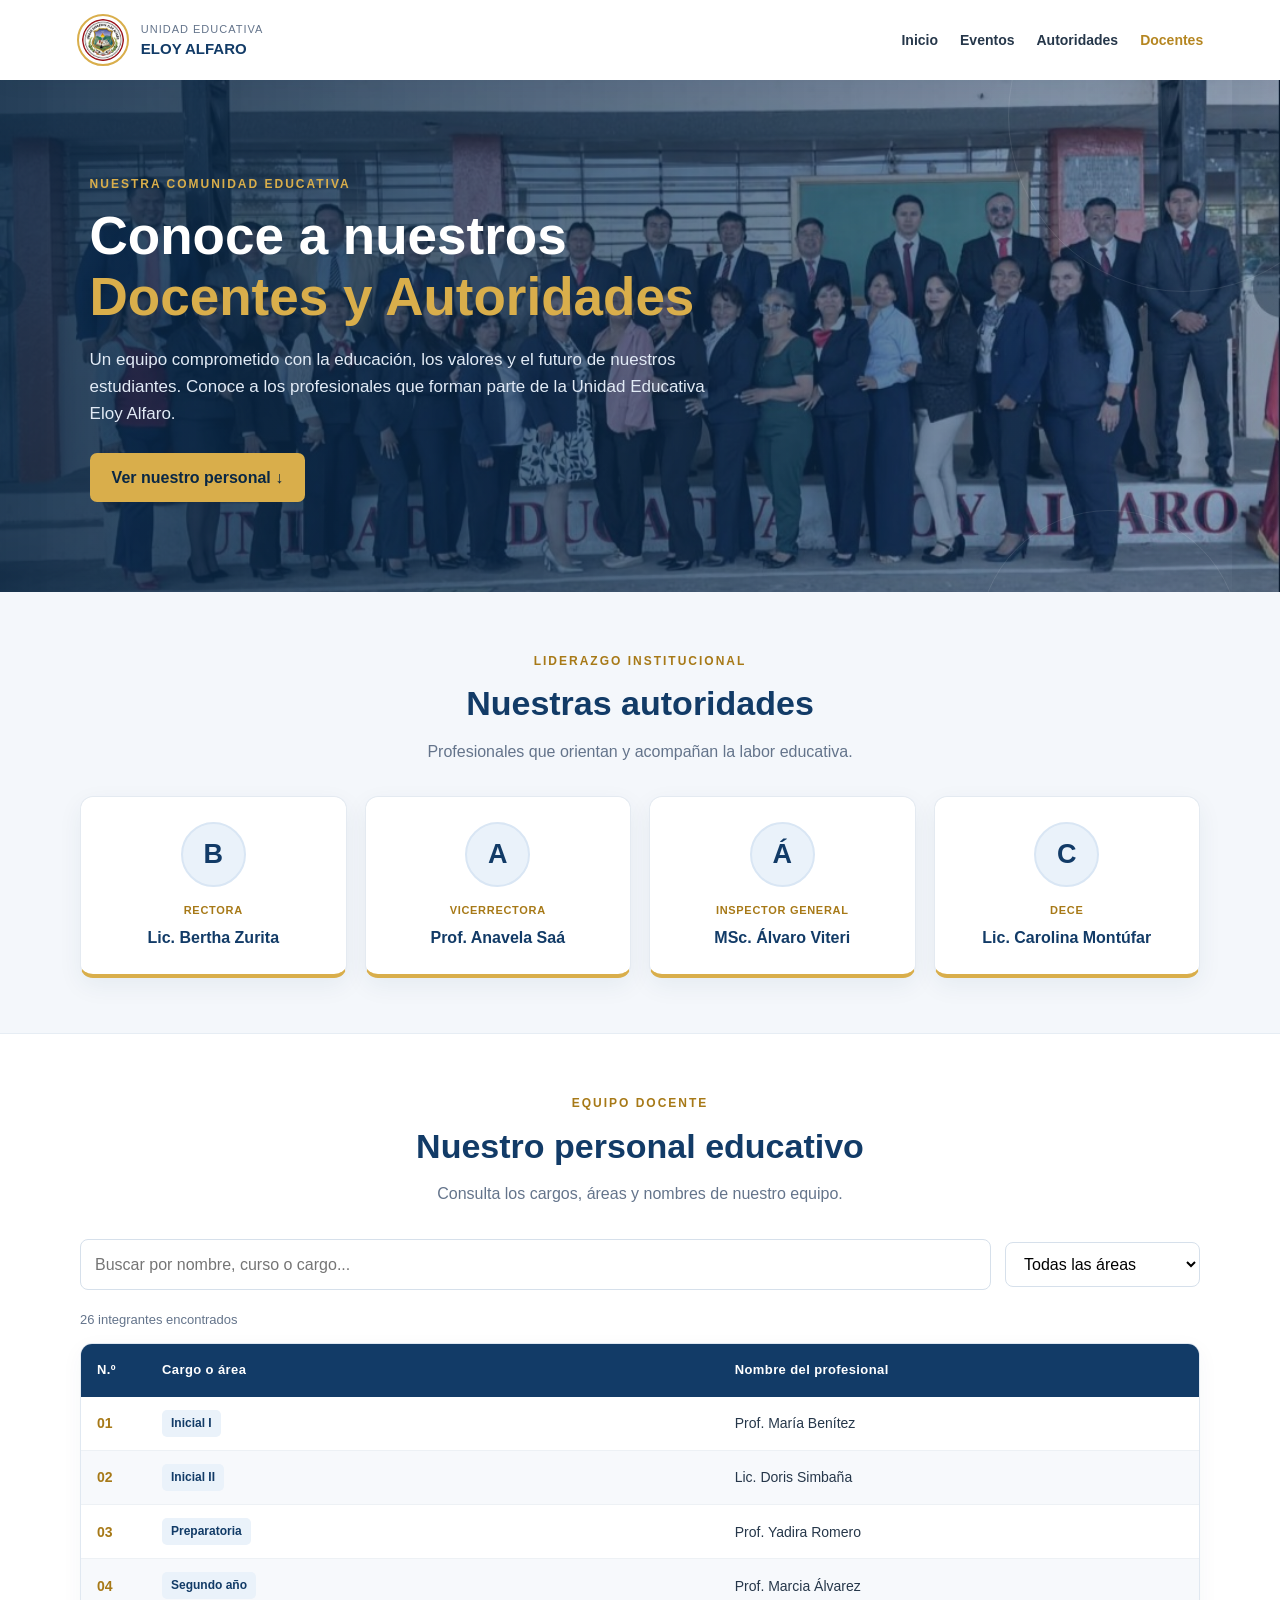
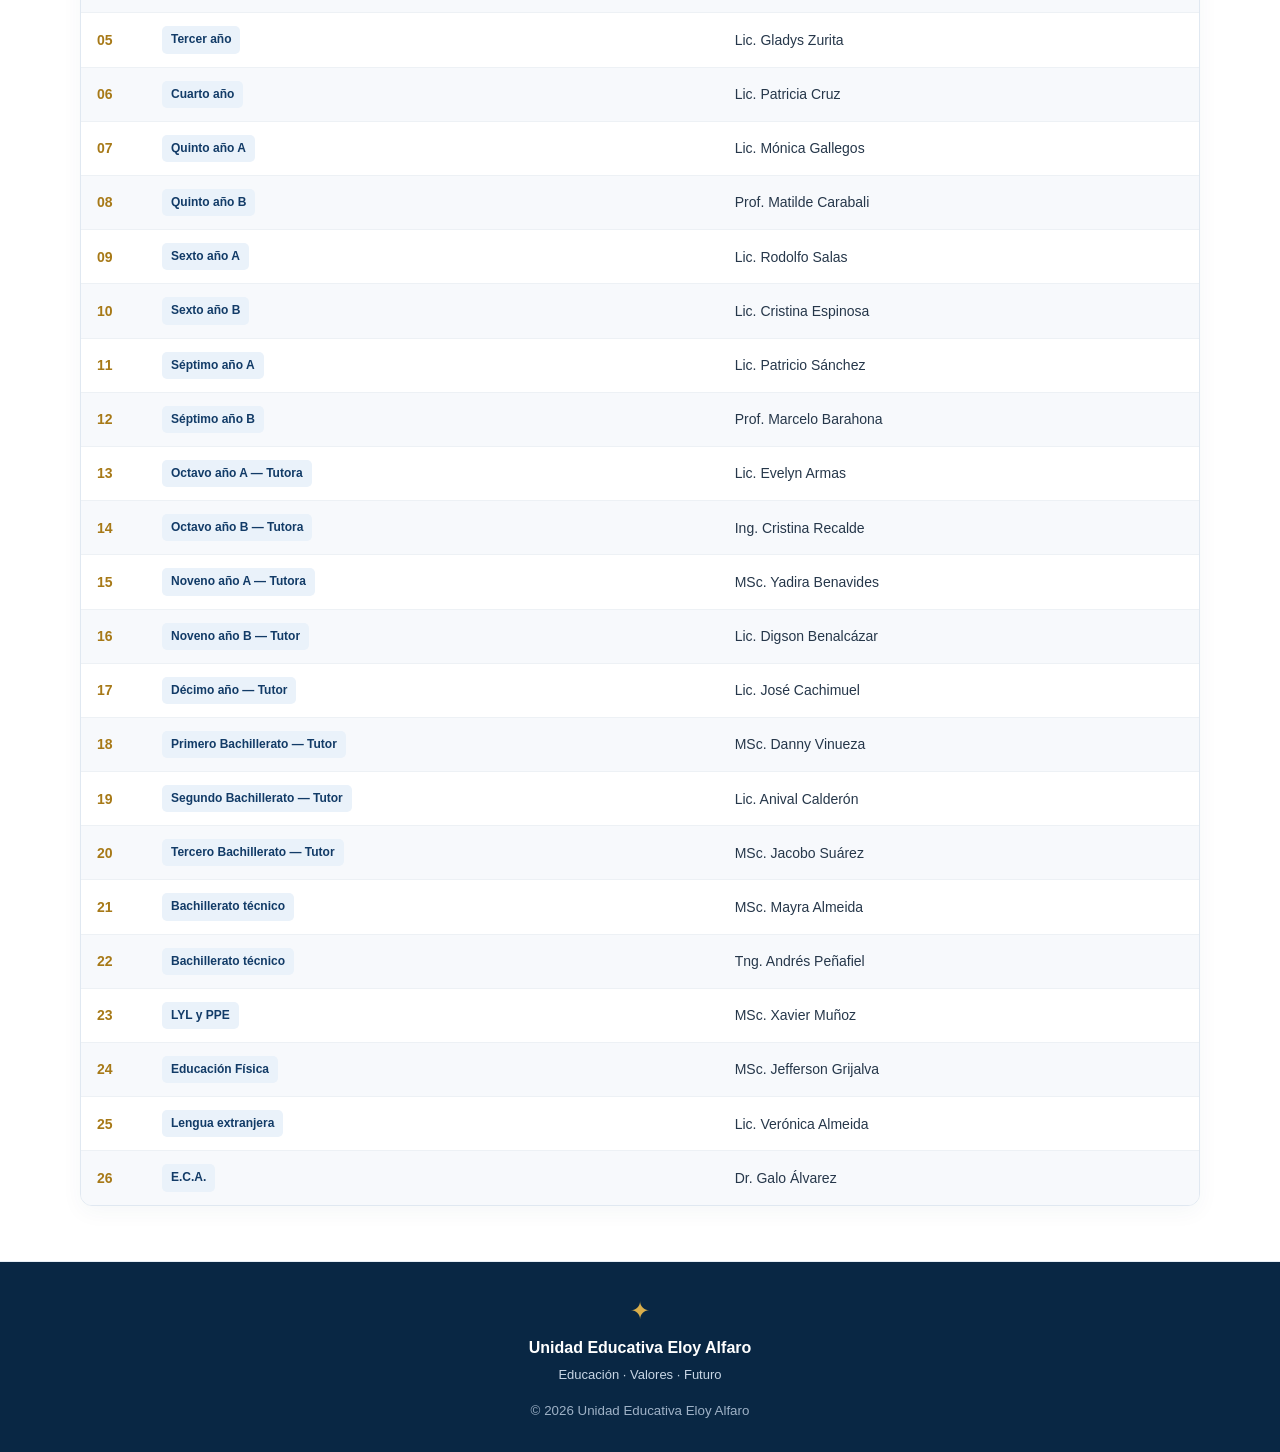
<file: docentes.html>
<!DOCTYPE html>
<html lang="es">
<head>
  <meta charset="UTF-8">
  <meta name="viewport" content="width=device-width, initial-scale=1.0">
  <title>Personal docente | Unidad Educativa Eloy Alfaro</title>

  <style>
    :root {
      --azul: #123b67;
      --azul-oscuro: #092744;
      --azul-claro: #eaf2fa;
      --dorado: #d9ae4b;
      --blanco: #ffffff;
      --texto: #26374a;
      --gris: #64748b;
    }

    * {
      box-sizing: border-box;
      margin: 0;
      padding: 0;
    }

    html {
      scroll-behavior: smooth;
    }

    body {
      font-family: "Segoe UI", Arial, sans-serif;
      background: #f4f7fb;
      color: var(--texto);
      line-height: 1.6;
    }

    /* MENÚ */
    .navbar {
      background: var(--blanco);
      padding: 14px 6%;
      display: flex;
      align-items: center;
      justify-content: space-between;
      gap: 20px;
      box-shadow: 0 3px 18px #102f5010;
      position: sticky;
      top: 0;
      z-index: 10;
    }

    .brand {
      display: flex;
      align-items: center;
      gap: 12px;
      color: var(--azul);
      text-decoration: none;
    }

    /* LOGO INSTITUCIONAL */
    .brand-logo {
      width: 52px;
      height: 52px;
      object-fit: contain;
      display: block;
      flex-shrink: 0;
      border-radius: 50%;
      border: 2px solid var(--dorado);
      background: white;
      padding: 3px;
    }

    .brand-text strong {
      display: block;
      font-size: 15px;
      line-height: 1.3;
    }

    .brand-text small {
      display: block;
      color: var(--gris);
      font-size: 11px;
      letter-spacing: 1px;
    }

    .nav-links {
      display: flex;
      align-items: center;
      flex-wrap: wrap;
      gap: 22px;
    }

    .nav-links a {
      text-decoration: none;
      color: var(--texto);
      font-weight: 600;
      font-size: 14px;
      transition: color 0.2s;
    }

    .nav-links a:hover,
    .nav-links a.active {
      color: #b58621;
    }

    /* PORTADA CON IMAGEN */
    .hero {
      position: relative;
      overflow: hidden;
      background:
        linear-gradient(
          90deg,
          rgba(9, 39, 68, 0.88),
          rgba(18, 59, 103, 0.45)
        ),
        url("docentes.jpeg") center 40% / cover no-repeat;
      color: white;
      padding: 90px 7%;
      min-height: 360px;
      display: flex;
      align-items: center;
    }

    .hero::before,
    .hero::after {
      content: "";
      position: absolute;
      border: 1px solid #ffffff18;
      border-radius: 50%;
      pointer-events: none;
    }

    .hero::before {
      width: 350px;
      height: 350px;
      right: -80px;
      top: -140px;
    }

    .hero::after {
      width: 260px;
      height: 260px;
      right: 40px;
      bottom: -180px;
    }

    .hero-content {
      max-width: 850px;
      position: relative;
      z-index: 1;
    }

    .eyebrow {
      display: inline-block;
      color: var(--dorado);
      font-size: 12px;
      font-weight: 800;
      letter-spacing: 2px;
      margin-bottom: 12px;
    }

    .hero h1 {
      font-size: clamp(32px, 5vw, 53px);
      line-height: 1.15;
      margin-bottom: 18px;
    }

    .hero h1 span {
      color: var(--dorado);
    }

    .hero p {
      max-width: 650px;
      color: #e1eaf5;
      font-size: 17px;
      margin-bottom: 25px;
    }

    .hero-button {
      display: inline-block;
      padding: 12px 22px;
      background: var(--dorado);
      color: var(--azul-oscuro);
      border-radius: 7px;
      text-decoration: none;
      font-weight: 800;
      transition: transform 0.2s, background 0.2s;
    }

    .hero-button:hover {
      transform: translateY(-2px);
      background: #f0cb72;
    }

    /* CONTENIDO */
    .container {
      width: min(1120px, 90%);
      margin: 0 auto;
    }

    .section {
      padding: 55px 0;
    }

    .section-heading {
      text-align: center;
      margin-bottom: 32px;
    }

    .section-heading .eyebrow {
      color: #a77917;
      margin-bottom: 5px;
    }

    .section-heading h2 {
      color: var(--azul);
      font-size: clamp(25px, 4vw, 34px);
      margin-bottom: 8px;
    }

    .section-heading p {
      color: var(--gris);
    }

    /* TARJETAS DE AUTORIDADES */
    .leadership-grid {
      display: grid;
      grid-template-columns: repeat(4, minmax(0, 1fr));
      gap: 18px;
    }

    .person-card {
      background: white;
      padding: 25px 16px;
      text-align: center;
      border-radius: 13px;
      border: 1px solid #e4eaf1;
      border-bottom: 4px solid var(--dorado);
      box-shadow: 0 8px 24px #153b6110;
      transition: transform 0.2s, box-shadow 0.2s;
    }

    .person-card:hover {
      transform: translateY(-5px);
      box-shadow: 0 14px 30px #153b611a;
    }

    .person-icon {
      width: 65px;
      height: 65px;
      border-radius: 50%;
      display: grid;
      place-items: center;
      margin: 0 auto 15px;
      background: var(--azul-claro);
      border: 2px solid #d9e6f4;
      color: var(--azul);
      font-size: 27px;
      font-weight: 800;
    }

    .person-card .role {
      display: block;
      color: #a77917;
      text-transform: uppercase;
      letter-spacing: 0.7px;
      font-size: 11px;
      font-weight: 800;
      margin-bottom: 7px;
    }

    .person-card h3 {
      color: var(--azul);
      font-size: 16px;
      line-height: 1.4;
    }

    /* LISTADO DOCENTE */
    .staff-section {
      background: white;
      border-top: 1px solid #e6edf4;
      border-bottom: 1px solid #e6edf4;
    }

    .staff-tools {
      display: flex;
      align-items: center;
      justify-content: space-between;
      flex-wrap: wrap;
      gap: 14px;
      margin-bottom: 20px;
    }

    .staff-tools input,
    .staff-tools select {
      font: inherit;
      padding: 12px 14px;
      border: 1px solid #d6e0eb;
      border-radius: 8px;
      background: white;
      outline: none;
    }

    .staff-tools input {
      flex: 1;
      min-width: 220px;
    }

    .staff-tools select {
      min-width: 190px;
    }

    .staff-tools input:focus,
    .staff-tools select:focus {
      border-color: var(--azul);
      box-shadow: 0 0 0 3px #123b6714;
    }

    .staff-count {
      color: var(--gris);
      font-size: 13px;
      margin-bottom: 12px;
    }

    .table-wrap {
      overflow-x: auto;
      border: 1px solid #e0e8f1;
      border-radius: 12px;
      box-shadow: 0 6px 22px #123b670b;
      background: white;
    }

    table {
      width: 100%;
      border-collapse: collapse;
      min-width: 600px;
    }

    thead {
      background: var(--azul);
      color: white;
    }

    th {
      padding: 16px;
      text-align: left;
      font-size: 13px;
      letter-spacing: 0.4px;
    }

    td {
      padding: 13px 16px;
      border-bottom: 1px solid #edf1f5;
      font-size: 14px;
    }

    tbody tr:nth-child(even) {
      background: #f7f9fc;
    }

    tbody tr:hover {
      background: #edf4fb;
    }

    tbody tr:last-child td {
      border-bottom: none;
    }

    .number {
      color: #a77917;
      font-weight: 800;
      width: 65px;
    }

    .role-label {
      display: inline-block;
      padding: 4px 9px;
      background: var(--azul-claro);
      color: var(--azul);
      border-radius: 5px;
      font-size: 12px;
      font-weight: 700;
    }

    .no-results {
      padding: 28px;
      text-align: center;
      color: var(--gris);
      display: none;
    }

    /* PIE DE PÁGINA */
    footer {
      background: var(--azul-oscuro);
      color: white;
      text-align: center;
      padding: 30px 15px;
    }

    .footer-mark {
      color: var(--dorado);
      font-size: 24px;
      margin-bottom: 5px;
    }

    footer strong {
      display: block;
      margin-bottom: 4px;
    }

    footer p {
      color: #c8d6e5;
      font-size: 13px;
    }

    footer small {
      display: block;
      color: #9fb2c7;
      margin-top: 15px;
    }

    /* DISEÑO RESPONSIVE */
    @media (max-width: 900px) {
      .leadership-grid {
        grid-template-columns: repeat(2, minmax(0, 1fr));
      }

      .navbar {
        align-items: flex-start;
        flex-direction: column;
      }

      .nav-links {
        gap: 15px;
      }
    }

    @media (max-width: 500px) {
      .hero {
        padding: 55px 6%;
      }

      .leadership-grid {
        grid-template-columns: 1fr;
      }

      .section {
        padding: 40px 0;
      }

      .nav-links {
        gap: 12px;
      }

      .nav-links a {
        font-size: 13px;
      }

      .staff-tools {
        align-items: stretch;
        flex-direction: column;
      }

      .staff-tools select {
        width: 100%;
      }
    }
  </style>
</head>

<body>
  <!-- MENÚ PRINCIPAL -->
  <header class="navbar">
    <a href="index.html" class="brand">
      <img
        class="brand-logo"
        src="logo.jpeg"
        alt="Escudo de la Unidad Educativa Eloy Alfaro"
      >

      <div class="brand-text">
        <small>UNIDAD EDUCATIVA</small>
        <strong>ELOY ALFARO</strong>
      </div>
    </a>

    <nav class="nav-links">
      <a href="index.html">Inicio</a>
      <a href="index.html#eventos">Eventos</a>
      <a href="#autoridades">Autoridades</a>
      <a href="#personal" class="active">Docentes</a>
    </nav>
  </header>

  <!-- PORTADA -->
  <section class="hero">
    <div class="hero-content">
      <span class="eyebrow">NUESTRA COMUNIDAD EDUCATIVA</span>

      <h1>
        Conoce a nuestros<br>
        <span>Docentes y Autoridades</span>
      </h1>

      <p>
        Un equipo comprometido con la educación, los valores y el futuro
        de nuestros estudiantes. Conoce a los profesionales que forman
        parte de la Unidad Educativa Eloy Alfaro.
      </p>

      <a href="#personal" class="hero-button">
        Ver nuestro personal ↓
      </a>
    </div>
  </section>

  <main>
    <!-- AUTORIDADES -->
    <section class="section" id="autoridades">
      <div class="container">
        <div class="section-heading">
          <span class="eyebrow">LIDERAZGO INSTITUCIONAL</span>
          <h2>Nuestras autoridades</h2>
          <p>
            Profesionales que orientan y acompañan la labor educativa.
          </p>
        </div>

        <div class="leadership-grid">
          <article class="person-card">
            <div class="person-icon">B</div>
            <span class="role">Rectora</span>
            <h3>Lic. Bertha Zurita</h3>
          </article>

          <article class="person-card">
            <div class="person-icon">A</div>
            <span class="role">Vicerrectora</span>
            <h3>Prof. Anavela Saá</h3>
          </article>

          <article class="person-card">
            <div class="person-icon">Á</div>
            <span class="role">Inspector general</span>
            <h3>MSc. Álvaro Viteri</h3>
          </article>

          <article class="person-card">
            <div class="person-icon">C</div>
            <span class="role">DECE</span>
            <h3>Lic. Carolina Montúfar</h3>
          </article>
        </div>
      </div>
    </section>

    <!-- PERSONAL DOCENTE -->
    <section class="section staff-section" id="personal">
      <div class="container">
        <div class="section-heading">
          <span class="eyebrow">EQUIPO DOCENTE</span>
          <h2>Nuestro personal educativo</h2>
          <p>
            Consulta los cargos, áreas y nombres de nuestro equipo.
          </p>
        </div>

        <div class="staff-tools">
          <input
            type="search"
            id="searchStaff"
            placeholder="Buscar por nombre, curso o cargo..."
            aria-label="Buscar personal docente"
          >

          <select id="filterStaff" aria-label="Filtrar por área">
            <option value="todos">Todas las áreas</option>
            <option value="inicial">Inicial y preparatoria</option>
            <option value="basica">Educación básica</option>
            <option value="bachillerato">Bachillerato</option>
            <option value="especial">Áreas especiales</option>
          </select>
        </div>

        <p class="staff-count" id="staffCount">
          26 integrantes del personal
        </p>

        <div class="table-wrap">
          <table>
            <thead>
              <tr>
                <th>N.º</th>
                <th>Cargo o área</th>
                <th>Nombre del profesional</th>
              </tr>
            </thead>

            <tbody id="staffTable">
              <tr data-area="inicial">
                <td class="number">01</td>
                <td><span class="role-label">Inicial I</span></td>
                <td>Prof. María Benítez</td>
              </tr>

              <tr data-area="inicial">
                <td class="number">02</td>
                <td><span class="role-label">Inicial II</span></td>
                <td>Lic. Doris Simbaña</td>
              </tr>

              <tr data-area="inicial">
                <td class="number">03</td>
                <td><span class="role-label">Preparatoria</span></td>
                <td>Prof. Yadira Romero</td>
              </tr>

              <tr data-area="basica">
                <td class="number">04</td>
                <td><span class="role-label">Segundo año</span></td>
                <td>Prof. Marcia Álvarez</td>
              </tr>

              <tr data-area="basica">
                <td class="number">05</td>
                <td><span class="role-label">Tercer año</span></td>
                <td>Lic. Gladys Zurita</td>
              </tr>

              <tr data-area="basica">
                <td class="number">06</td>
                <td><span class="role-label">Cuarto año</span></td>
                <td>Lic. Patricia Cruz</td>
              </tr>

              <tr data-area="basica">
                <td class="number">07</td>
                <td><span class="role-label">Quinto año A</span></td>
                <td>Lic. Mónica Gallegos</td>
              </tr>

              <tr data-area="basica">
                <td class="number">08</td>
                <td><span class="role-label">Quinto año B</span></td>
                <td>Prof. Matilde Carabali</td>
              </tr>

              <tr data-area="basica">
                <td class="number">09</td>
                <td><span class="role-label">Sexto año A</span></td>
                <td>Lic. Rodolfo Salas</td>
              </tr>

              <tr data-area="basica">
                <td class="number">10</td>
                <td><span class="role-label">Sexto año B</span></td>
                <td>Lic. Cristina Espinosa</td>
              </tr>

              <tr data-area="basica">
                <td class="number">11</td>
                <td><span class="role-label">Séptimo año A</span></td>
                <td>Lic. Patricio Sánchez</td>
              </tr>

              <tr data-area="basica">
                <td class="number">12</td>
                <td><span class="role-label">Séptimo año B</span></td>
                <td>Prof. Marcelo Barahona</td>
              </tr>

              <tr data-area="basica">
                <td class="number">13</td>
                <td><span class="role-label">Octavo año A — Tutora</span></td>
                <td>Lic. Evelyn Armas</td>
              </tr>

              <tr data-area="basica">
                <td class="number">14</td>
                <td><span class="role-label">Octavo año B — Tutora</span></td>
                <td>Ing. Cristina Recalde</td>
              </tr>

              <tr data-area="basica">
                <td class="number">15</td>
                <td><span class="role-label">Noveno año A — Tutora</span></td>
                <td>MSc. Yadira Benavides</td>
              </tr>

              <tr data-area="basica">
                <td class="number">16</td>
                <td><span class="role-label">Noveno año B — Tutor</span></td>
                <td>Lic. Digson Benalcázar</td>
              </tr>

              <tr data-area="basica">
                <td class="number">17</td>
                <td><span class="role-label">Décimo año — Tutor</span></td>
                <td>Lic. José Cachimuel</td>
              </tr>

              <tr data-area="bachillerato">
                <td class="number">18</td>
                <td>
                  <span class="role-label">
                    Primero Bachillerato — Tutor
                  </span>
                </td>
                <td>MSc. Danny Vinueza</td>
              </tr>

              <tr data-area="bachillerato">
                <td class="number">19</td>
                <td>
                  <span class="role-label">
                    Segundo Bachillerato — Tutor
                  </span>
                </td>
                <td>Lic. Anival Calderón</td>
              </tr>

              <tr data-area="bachillerato">
                <td class="number">20</td>
                <td>
                  <span class="role-label">
                    Tercero Bachillerato — Tutor
                  </span>
                </td>
                <td>MSc. Jacobo Suárez</td>
              </tr>

              <tr data-area="bachillerato">
                <td class="number">21</td>
                <td>
                  <span class="role-label">Bachillerato técnico</span>
                </td>
                <td>MSc. Mayra Almeida</td>
              </tr>

              <tr data-area="bachillerato">
                <td class="number">22</td>
                <td>
                  <span class="role-label">Bachillerato técnico</span>
                </td>
                <td>Tng. Andrés Peñafiel</td>
              </tr>

              <tr data-area="especial">
                <td class="number">23</td>
                <td><span class="role-label">LYL y PPE</span></td>
                <td>MSc. Xavier Muñoz</td>
              </tr>

              <tr data-area="especial">
                <td class="number">24</td>
                <td>
                  <span class="role-label">Educación Física</span>
                </td>
                <td>MSc. Jefferson Grijalva</td>
              </tr>

              <tr data-area="especial">
                <td class="number">25</td>
                <td>
                  <span class="role-label">Lengua extranjera</span>
                </td>
                <td>Lic. Verónica Almeida</td>
              </tr>

              <tr data-area="especial">
                <td class="number">26</td>
                <td><span class="role-label">E.C.A.</span></td>
                <td>Dr. Galo Álvarez</td>
              </tr>
            </tbody>
          </table>

          <p class="no-results" id="noResults">
            No se encontraron resultados.
          </p>
        </div>
      </div>
    </section>
  </main>

  <!-- PIE DE PÁGINA -->
  <footer>
    <div class="footer-mark">✦</div>
    <strong>Unidad Educativa Eloy Alfaro</strong>
    <p>Educación · Valores · Futuro</p>
    <small>
      © <span id="year"></span> Unidad Educativa Eloy Alfaro
    </small>
  </footer>

  <!-- BUSCADOR Y FILTROS -->
  <script>
    const searchInput = document.getElementById("searchStaff");
    const filterSelect = document.getElementById("filterStaff");
    const rows = Array.from(
      document.querySelectorAll("#staffTable tr")
    );
    const countLabel = document.getElementById("staffCount");
    const noResults = document.getElementById("noResults");

    function normalizeText(text) {
      return text
        .toLocaleLowerCase("es")
        .normalize("NFD")
        .replace(/[\u0300-\u036f]/g, "");
    }

    function filterStaff() {
      const query = normalizeText(searchInput.value.trim());
      const area = filterSelect.value;
      let visible = 0;

      rows.forEach(row => {
        const text = normalizeText(row.textContent);
        const matchesText = text.includes(query);
        const matchesArea =
          area === "todos" || row.dataset.area === area;
        const show = matchesText && matchesArea;

        row.style.display = show ? "" : "none";

        if (show) {
          visible++;
        }
      });

      countLabel.textContent =
        visible +
        (visible === 1
          ? " integrante encontrado"
          : " integrantes encontrados");

      noResults.style.display = visible === 0 ? "block" : "none";
    }

    searchInput.addEventListener("input", filterStaff);
    filterSelect.addEventListener("change", filterStaff);

    document.getElementById("year").textContent =
      new Date().getFullYear();

    filterStaff();
  </script>
</body>
</html>
</file>
